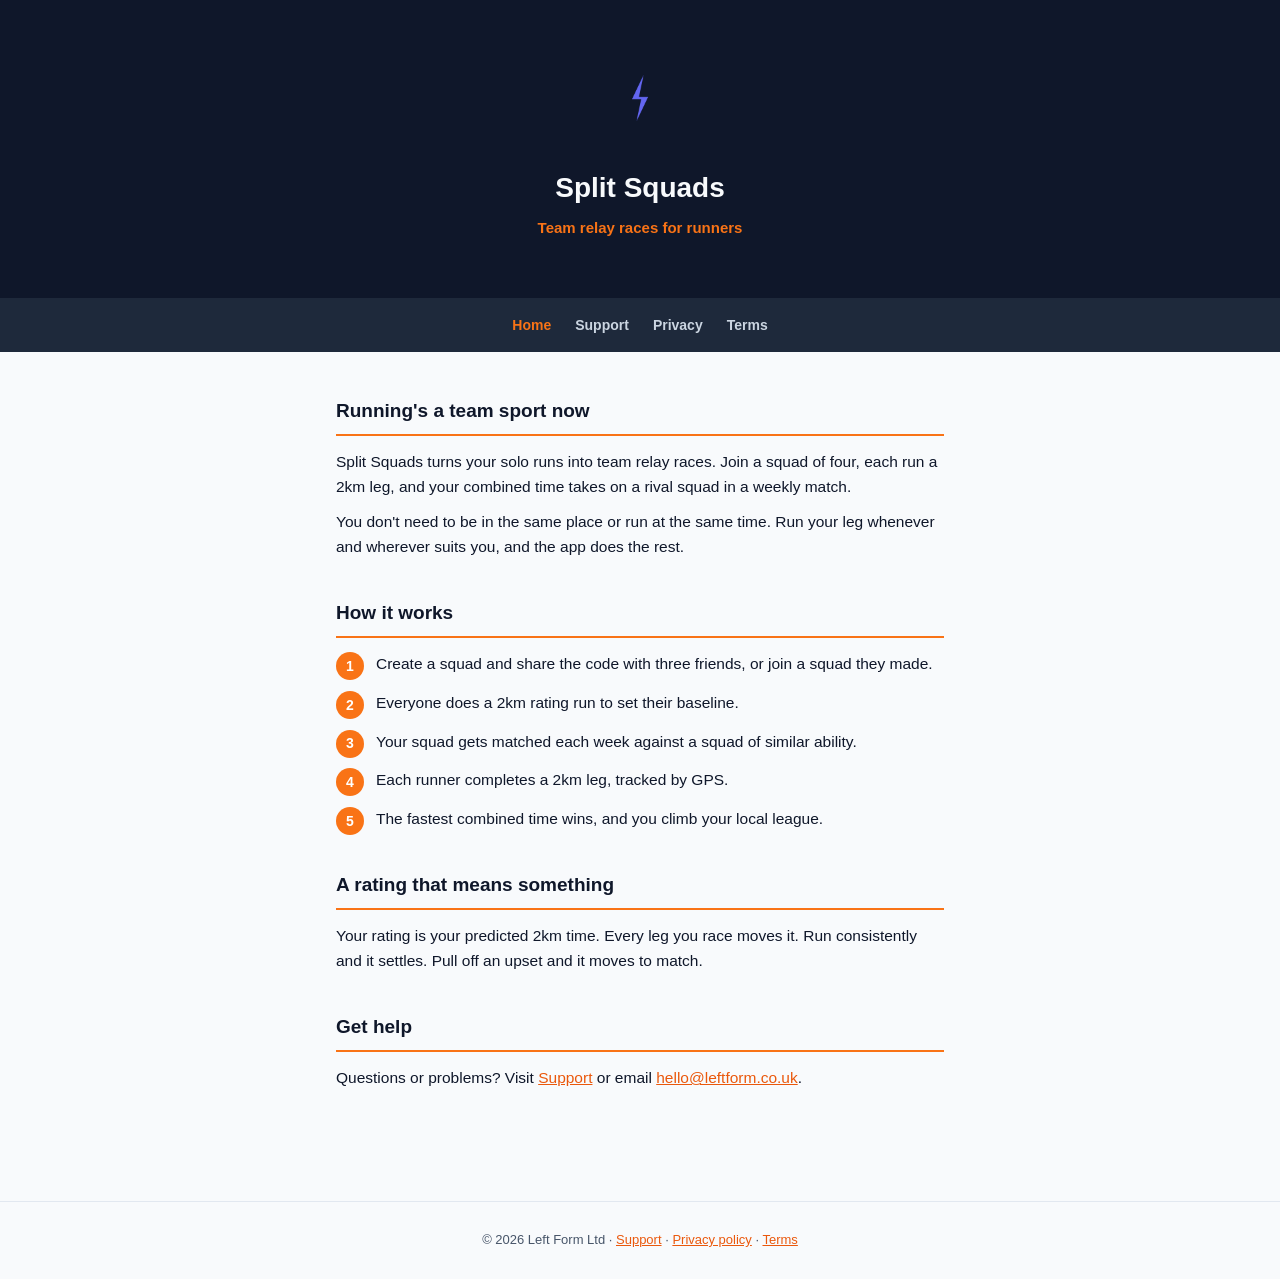
<file: index.html>
<!DOCTYPE html>
<html lang="en">
<head>
<meta charset="UTF-8">
<meta name="viewport" content="width=device-width, initial-scale=1.0">
<title>Split Squads</title>
<meta name="description" content="Split Squads is a team relay running app. Join a squad of four, each run a 2km leg, and race rival squads every week.">
<link rel="icon" href="icon.png">
<link rel="apple-touch-icon" href="icon.png">
<link rel="stylesheet" href="style.css">
</head>
<body>

<header>
  <img src="icon.png" alt="Split Squads app icon">
  <h1>Split Squads</h1>
  <p>Team relay races for runners</p>
</header>
<nav><a href="./" aria-current="page">Home</a><a href="support.html">Support</a><a href="privacy.html">Privacy</a><a href="terms.html">Terms</a></nav>

<main>

<section>
  <h2>Running's a team sport now</h2>
  <p>Split Squads turns your solo runs into team relay races. Join a squad of four, each run a 2km leg, and your combined time takes on a rival squad in a weekly match.</p>
  <p>You don't need to be in the same place or run at the same time. Run your leg whenever and wherever suits you, and the app does the rest.</p>
</section>

<section>
  <h2>How it works</h2>
  <ol class="steps">
    <li>Create a squad and share the code with three friends, or join a squad they made.</li>
    <li>Everyone does a 2km rating run to set their baseline.</li>
    <li>Your squad gets matched each week against a squad of similar ability.</li>
    <li>Each runner completes a 2km leg, tracked by GPS.</li>
    <li>The fastest combined time wins, and you climb your local league.</li>
  </ol>
</section>

<section>
  <h2>A rating that means something</h2>
  <p>Your rating is your predicted 2km time. Every leg you race moves it. Run consistently and it settles. Pull off an upset and it moves to match.</p>
</section>

<section>
  <h2>Get help</h2>
  <p>Questions or problems? Visit <a href="support.html">Support</a> or email <a href="mailto:hello@leftform.co.uk">hello@leftform.co.uk</a>.</p>
</section>

</main>

<footer>
  © 2026 Left Form Ltd · <a href="support.html">Support</a> · <a href="privacy.html">Privacy policy</a> · <a href="terms.html">Terms</a>
</footer>

</body>
</html>
</file>
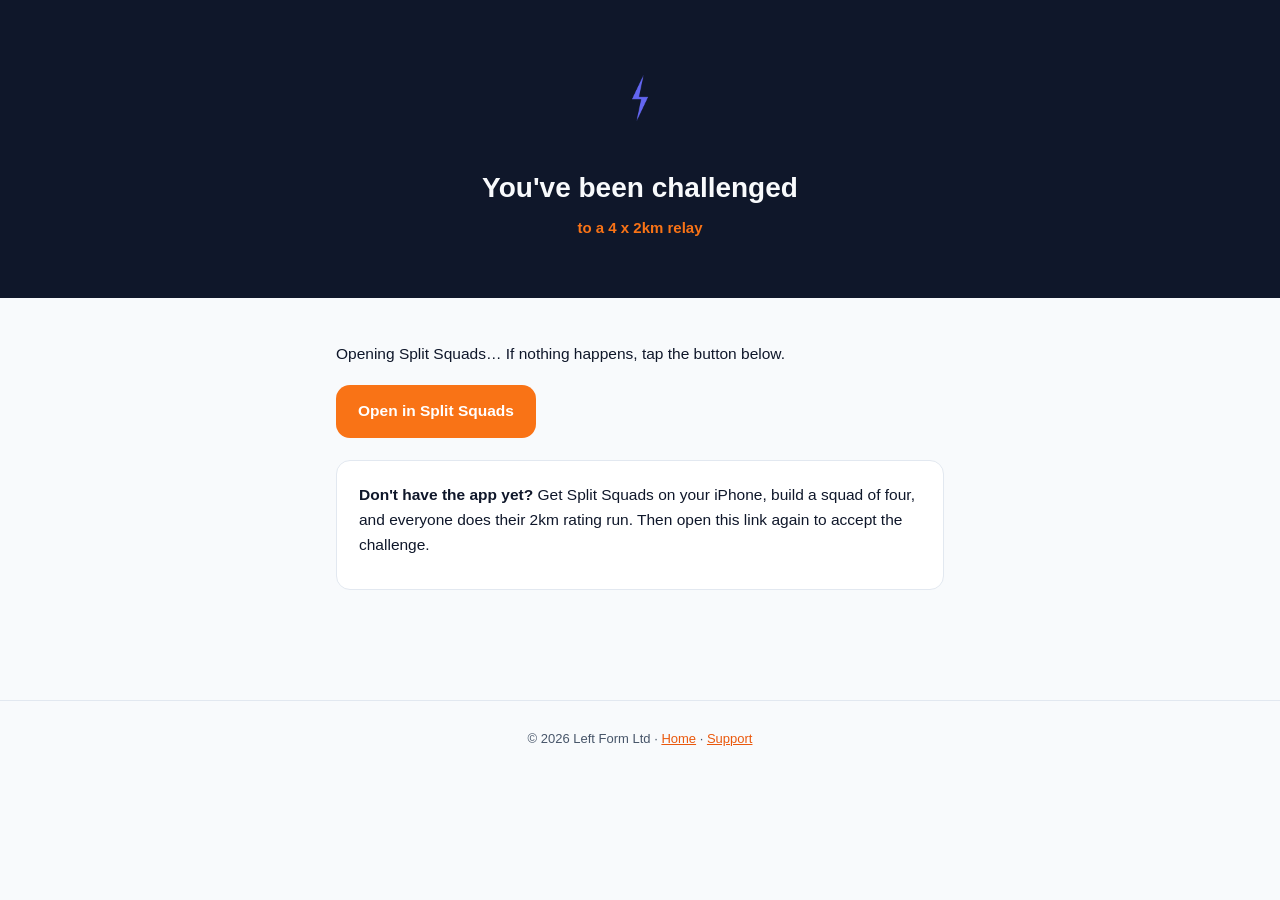
<file: challenge.html>
<!DOCTYPE html>
<html lang="en">
<head>
<meta charset="UTF-8">
<meta name="viewport" content="width=device-width, initial-scale=1.0">
<title>Challenge · Split Squads</title>
<meta name="description" content="A squad has challenged yours on Split Squads.">
<meta name="robots" content="noindex">
<link rel="icon" href="icon.png">
<link rel="stylesheet" href="style.css">
</head>
<body>
<header>
  <img src="icon.png" alt="Split Squads app icon">
  <h1>You've been challenged</h1>
  <p>to a 4 x 2km relay</p>
</header>
<main>
  <section>
    <p>Opening Split Squads… If nothing happens, tap the button below.</p>
    <p><a class="cta" id="open" href="#">Open in Split Squads</a></p>
    <div class="card">
      <p><strong>Don't have the app yet?</strong> Get Split Squads on your iPhone, build a squad of four, and everyone does their 2km rating run. Then open this link again to accept the challenge.</p>
    </div>
  </section>
</main>
<footer>© 2026 Left Form Ltd · <a href="./">Home</a> · <a href="support.html">Support</a></footer>
<script>
  // splitsquads://challenge/<token> opens the challenge in the app
  var token = new URLSearchParams(location.search).get('c') || '';
  var link = 'splitsquads://challenge/' + encodeURIComponent(token);
  document.getElementById('open').href = link;
  if (token) location.href = link;
</script>
</body>
</html>
</file>
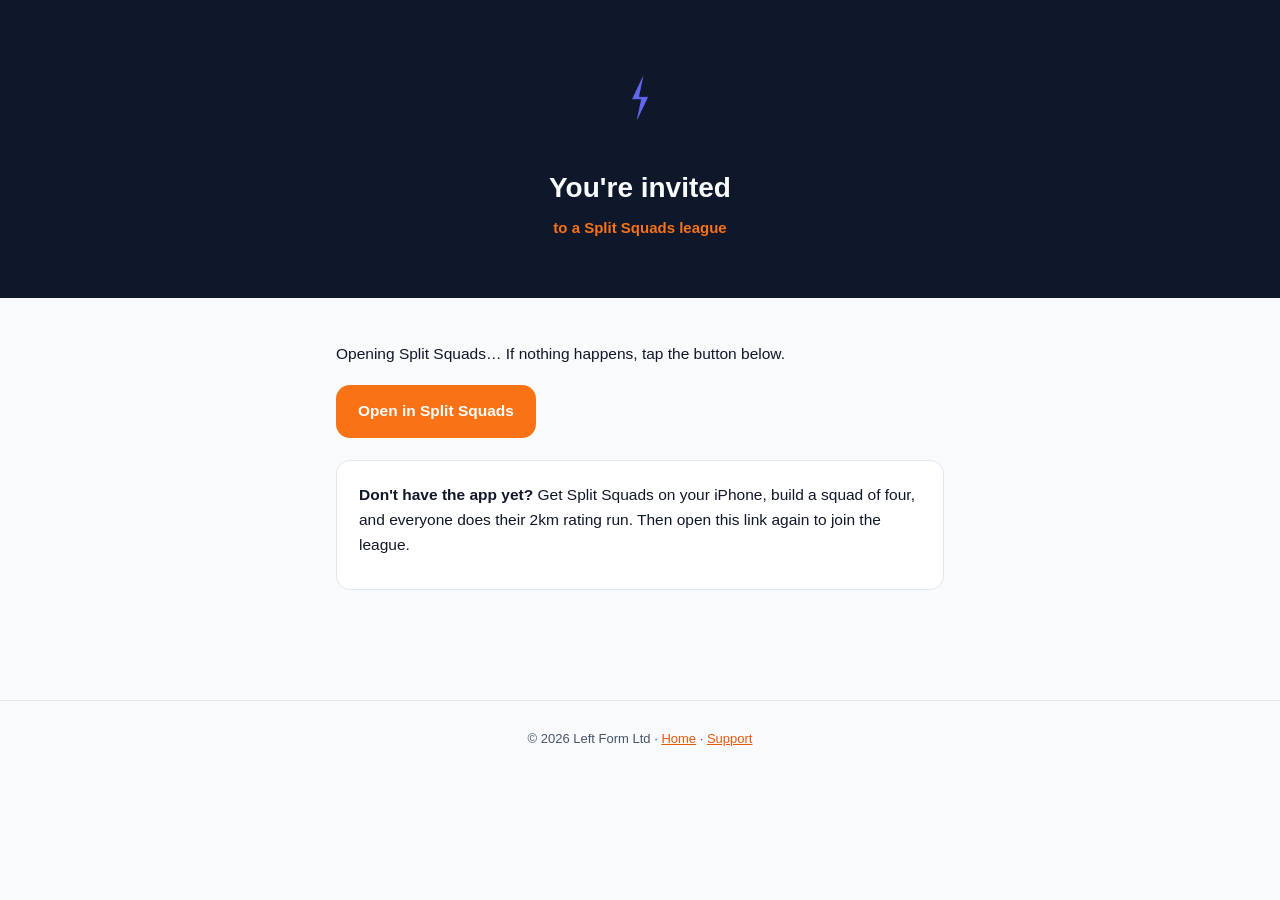
<file: join.html>
<!DOCTYPE html>
<html lang="en">
<head>
<meta charset="UTF-8">
<meta name="viewport" content="width=device-width, initial-scale=1.0">
<title>Join a league · Split Squads</title>
<meta name="description" content="You've been invited to a Split Squads league.">
<meta name="robots" content="noindex">
<link rel="icon" href="icon.png">
<link rel="stylesheet" href="style.css">
</head>
<body>
<header>
  <img src="icon.png" alt="Split Squads app icon">
  <h1>You're invited</h1>
  <p>to a Split Squads league</p>
</header>
<main>
  <section>
    <p>Opening Split Squads… If nothing happens, tap the button below.</p>
    <p><a class="cta" id="open" href="#">Open in Split Squads</a></p>
    <div class="card">
      <p><strong>Don't have the app yet?</strong> Get Split Squads on your iPhone, build a squad of four, and everyone does their 2km rating run. Then open this link again to join the league.</p>
    </div>
  </section>
</main>
<footer>© 2026 Left Form Ltd · <a href="./">Home</a> · <a href="support.html">Support</a></footer>
<script>
  // splitsquads://league-invite/<token> opens the league invite in the app
  var token = new URLSearchParams(location.search).get('league') || '';
  var link = 'splitsquads://league-invite/' + encodeURIComponent(token);
  document.getElementById('open').href = link;
  if (token) location.href = link;
</script>
</body>
</html>
</file>
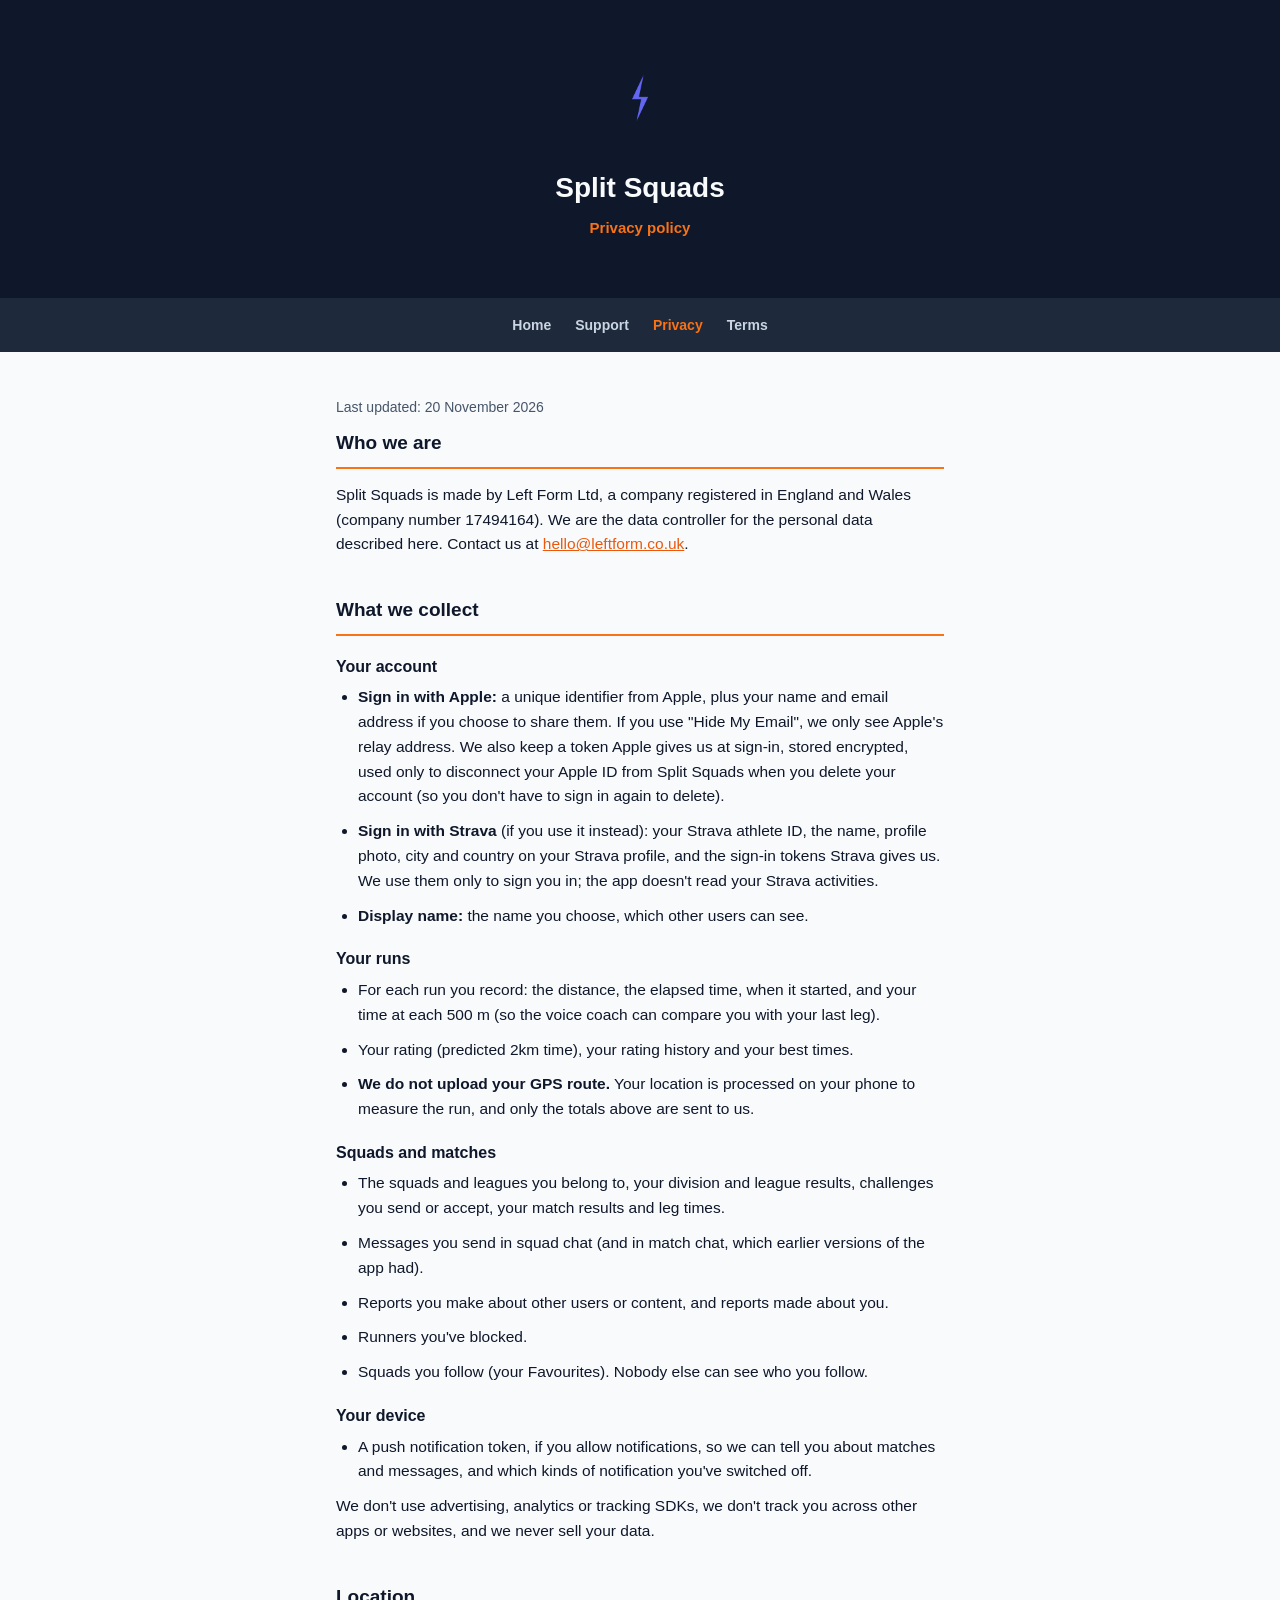
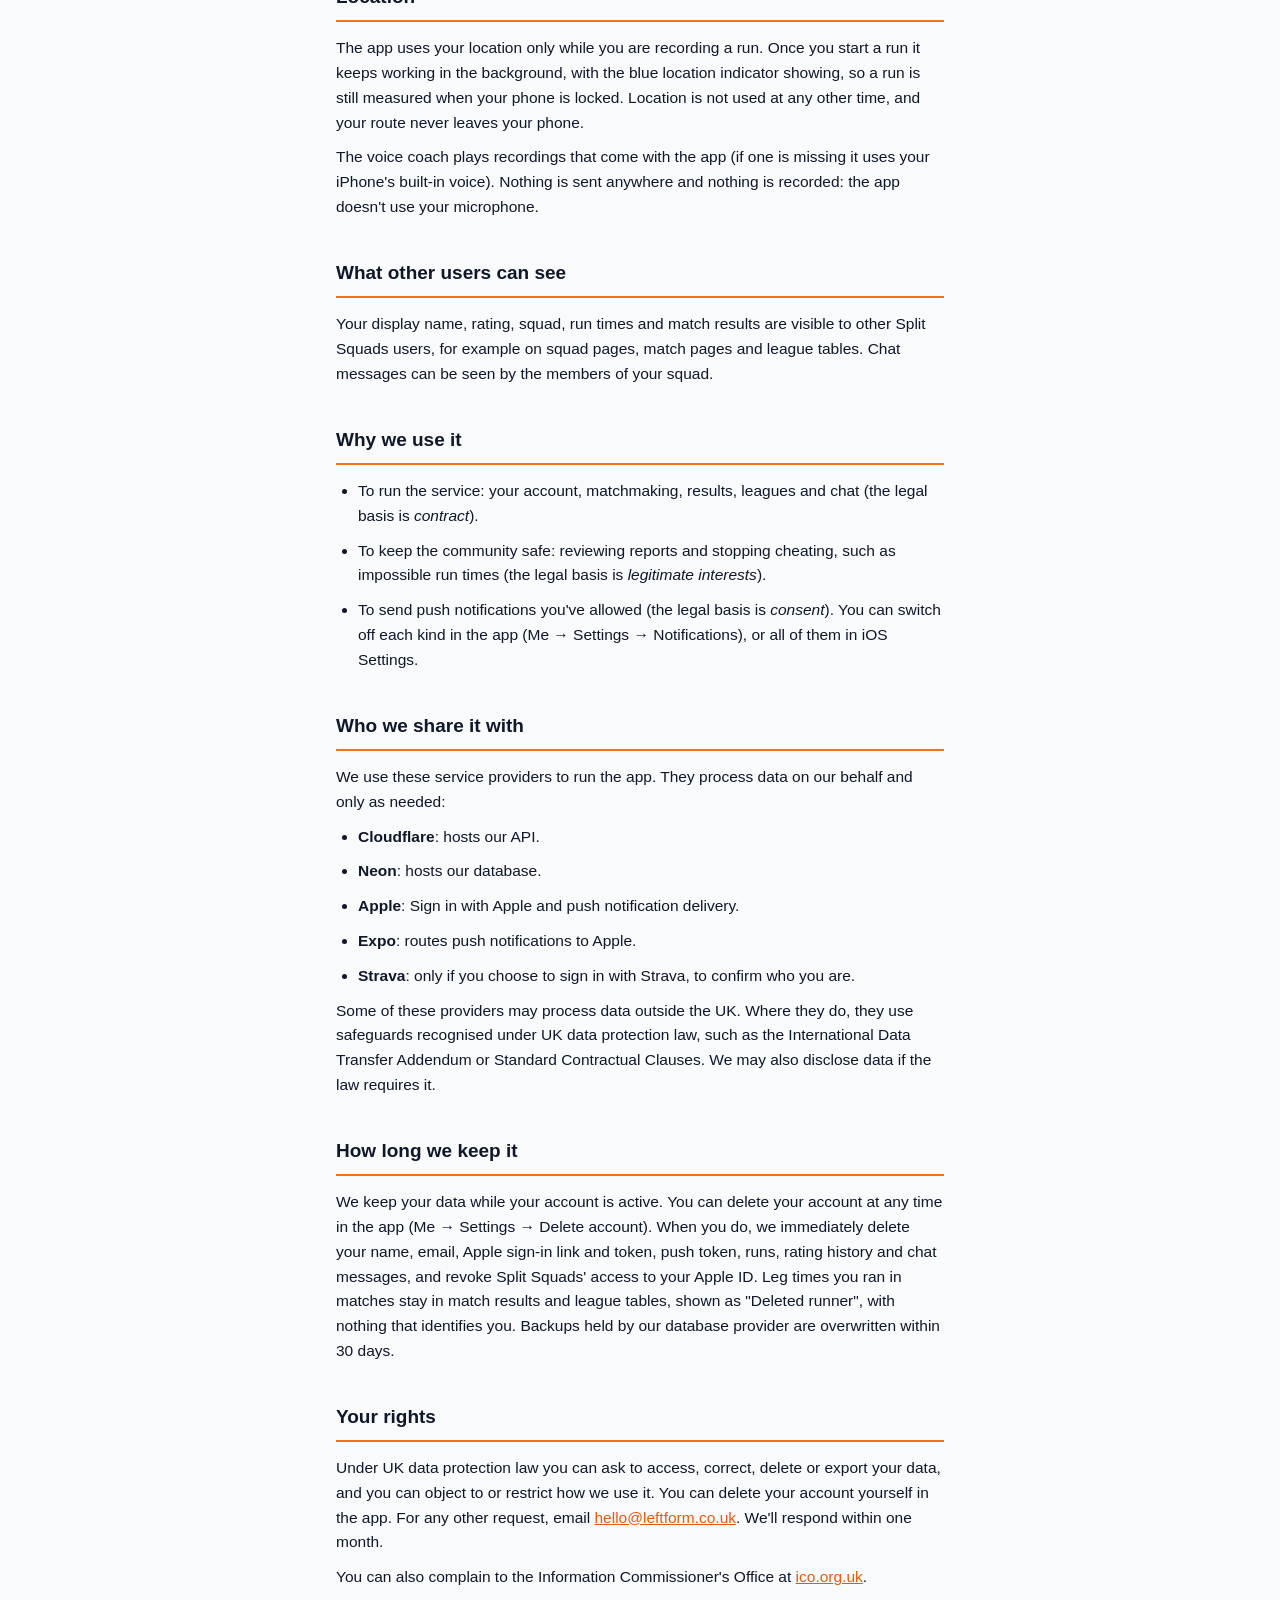
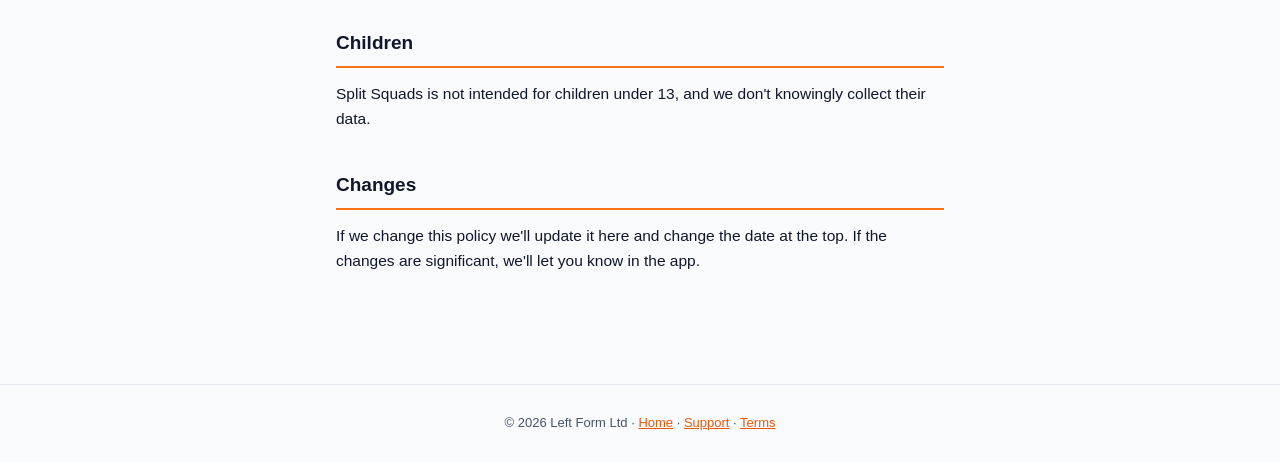
<file: privacy.html>
<!DOCTYPE html>
<html lang="en">
<head>
<meta charset="UTF-8">
<meta name="viewport" content="width=device-width, initial-scale=1.0">
<title>Split Squads Privacy</title>
<meta name="description" content="Privacy policy for the Split Squads team relay running app.">
<link rel="icon" href="icon.png">
<link rel="stylesheet" href="style.css">
</head>
<body>

<header>
  <img src="icon.png" alt="Split Squads app icon">
  <h1>Split Squads</h1>
  <p>Privacy policy</p>
</header>
<nav><a href="./">Home</a><a href="support.html">Support</a><a href="privacy.html" aria-current="page">Privacy</a><a href="terms.html">Terms</a></nav>

<main>

<p class="muted">Last updated: 20 November 2026</p>

<section>
  <h2>Who we are</h2>
  <p>Split Squads is made by Left Form Ltd, a company registered in England and Wales (company number 17494164). We are the data controller for the personal data described here. Contact us at <a href="mailto:hello@leftform.co.uk">hello@leftform.co.uk</a>.</p>
</section>

<section>
  <h2>What we collect</h2>
  <h3>Your account</h3>
  <ul>
    <li><strong>Sign in with Apple:</strong> a unique identifier from Apple, plus your name and email address if you choose to share them. If you use "Hide My Email", we only see Apple's relay address. We also keep a token Apple gives us at sign-in, stored encrypted, used only to disconnect your Apple ID from Split Squads when you delete your account (so you don't have to sign in again to delete).</li>
    <li><strong>Sign in with Strava</strong> (if you use it instead): your Strava athlete ID, the name, profile photo, city and country on your Strava profile, and the sign-in tokens Strava gives us. We use them only to sign you in; the app doesn't read your Strava activities.</li>
    <li><strong>Display name:</strong> the name you choose, which other users can see.</li>
  </ul>
  <h3>Your runs</h3>
  <ul>
    <li>For each run you record: the distance, the elapsed time, when it started, and your time at each 500 m (so the voice coach can compare you with your last leg).</li>
    <li>Your rating (predicted 2km time), your rating history and your best times.</li>
    <li><strong>We do not upload your GPS route.</strong> Your location is processed on your phone to measure the run, and only the totals above are sent to us.</li>
  </ul>
  <h3>Squads and matches</h3>
  <ul>
    <li>The squads and leagues you belong to, your division and league results, challenges you send or accept, your match results and leg times.</li>
    <li>Messages you send in squad chat (and in match chat, which earlier versions of the app had).</li>
    <li>Reports you make about other users or content, and reports made about you.</li>
    <li>Runners you've blocked.</li>
    <li>Squads you follow (your Favourites). Nobody else can see who you follow.</li>
  </ul>
  <h3>Your device</h3>
  <ul>
    <li>A push notification token, if you allow notifications, so we can tell you about matches and messages, and which kinds of notification you've switched off.</li>
  </ul>
  <p>We don't use advertising, analytics or tracking SDKs, we don't track you across other apps or websites, and we never sell your data.</p>
</section>

<section>
  <h2>Location</h2>
  <p>The app uses your location only while you are recording a run. Once you start a run it keeps working in the background, with the blue location indicator showing, so a run is still measured when your phone is locked. Location is not used at any other time, and your route never leaves your phone.</p>
  <p>The voice coach plays recordings that come with the app (if one is missing it uses your iPhone's built-in voice). Nothing is sent anywhere and nothing is recorded: the app doesn't use your microphone.</p>
</section>

<section>
  <h2>What other users can see</h2>
  <p>Your display name, rating, squad, run times and match results are visible to other Split Squads users, for example on squad pages, match pages and league tables. Chat messages can be seen by the members of your squad.</p>
</section>

<section>
  <h2>Why we use it</h2>
  <ul>
    <li>To run the service: your account, matchmaking, results, leagues and chat (the legal basis is <em>contract</em>).</li>
    <li>To keep the community safe: reviewing reports and stopping cheating, such as impossible run times (the legal basis is <em>legitimate interests</em>).</li>
    <li>To send push notifications you've allowed (the legal basis is <em>consent</em>). You can switch off each kind in the app (Me → Settings → Notifications), or all of them in iOS Settings.</li>
  </ul>
</section>

<section>
  <h2>Who we share it with</h2>
  <p>We use these service providers to run the app. They process data on our behalf and only as needed:</p>
  <ul>
    <li><strong>Cloudflare</strong>: hosts our API.</li>
    <li><strong>Neon</strong>: hosts our database.</li>
    <li><strong>Apple</strong>: Sign in with Apple and push notification delivery.</li>
    <li><strong>Expo</strong>: routes push notifications to Apple.</li>
    <li><strong>Strava</strong>: only if you choose to sign in with Strava, to confirm who you are.</li>
  </ul>
  <p>Some of these providers may process data outside the UK. Where they do, they use safeguards recognised under UK data protection law, such as the International Data Transfer Addendum or Standard Contractual Clauses. We may also disclose data if the law requires it.</p>
</section>

<section>
  <h2>How long we keep it</h2>
  <p>We keep your data while your account is active. You can delete your account at any time in the app (Me → Settings → Delete account). When you do, we immediately delete your name, email, Apple sign-in link and token, push token, runs, rating history and chat messages, and revoke Split Squads' access to your Apple ID. Leg times you ran in matches stay in match results and league tables, shown as "Deleted runner", with nothing that identifies you. Backups held by our database provider are overwritten within 30 days.</p>
</section>

<section>
  <h2>Your rights</h2>
  <p>Under UK data protection law you can ask to access, correct, delete or export your data, and you can object to or restrict how we use it. You can delete your account yourself in the app. For any other request, email <a href="mailto:hello@leftform.co.uk">hello@leftform.co.uk</a>. We'll respond within one month.</p>
  <p>You can also complain to the Information Commissioner's Office at <a href="https://ico.org.uk">ico.org.uk</a>.</p>
</section>

<section>
  <h2>Children</h2>
  <p>Split Squads is not intended for children under 13, and we don't knowingly collect their data.</p>
</section>

<section>
  <h2>Changes</h2>
  <p>If we change this policy we'll update it here and change the date at the top. If the changes are significant, we'll let you know in the app.</p>
</section>

</main>

<footer>
  © 2026 Left Form Ltd · <a href="./">Home</a> · <a href="support.html">Support</a> · <a href="terms.html">Terms</a>
</footer>

</body>
</html>
</file>
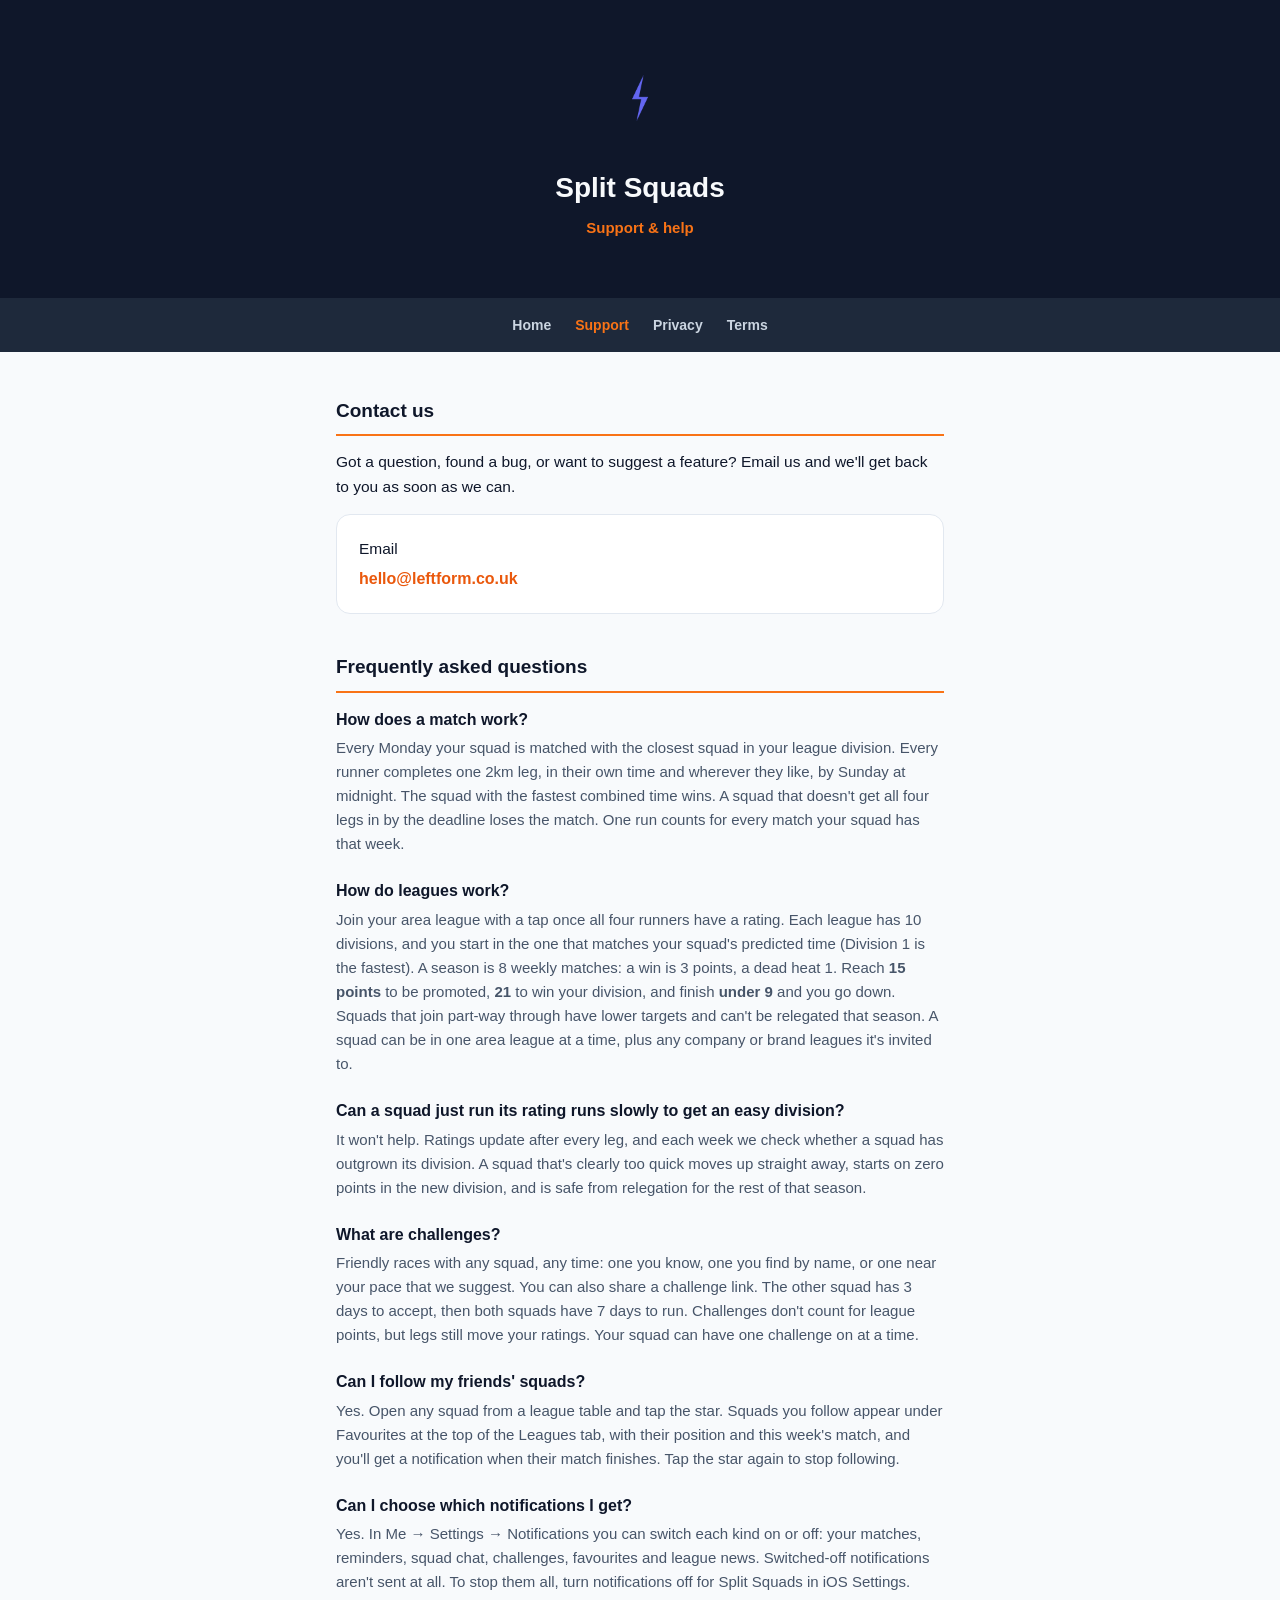
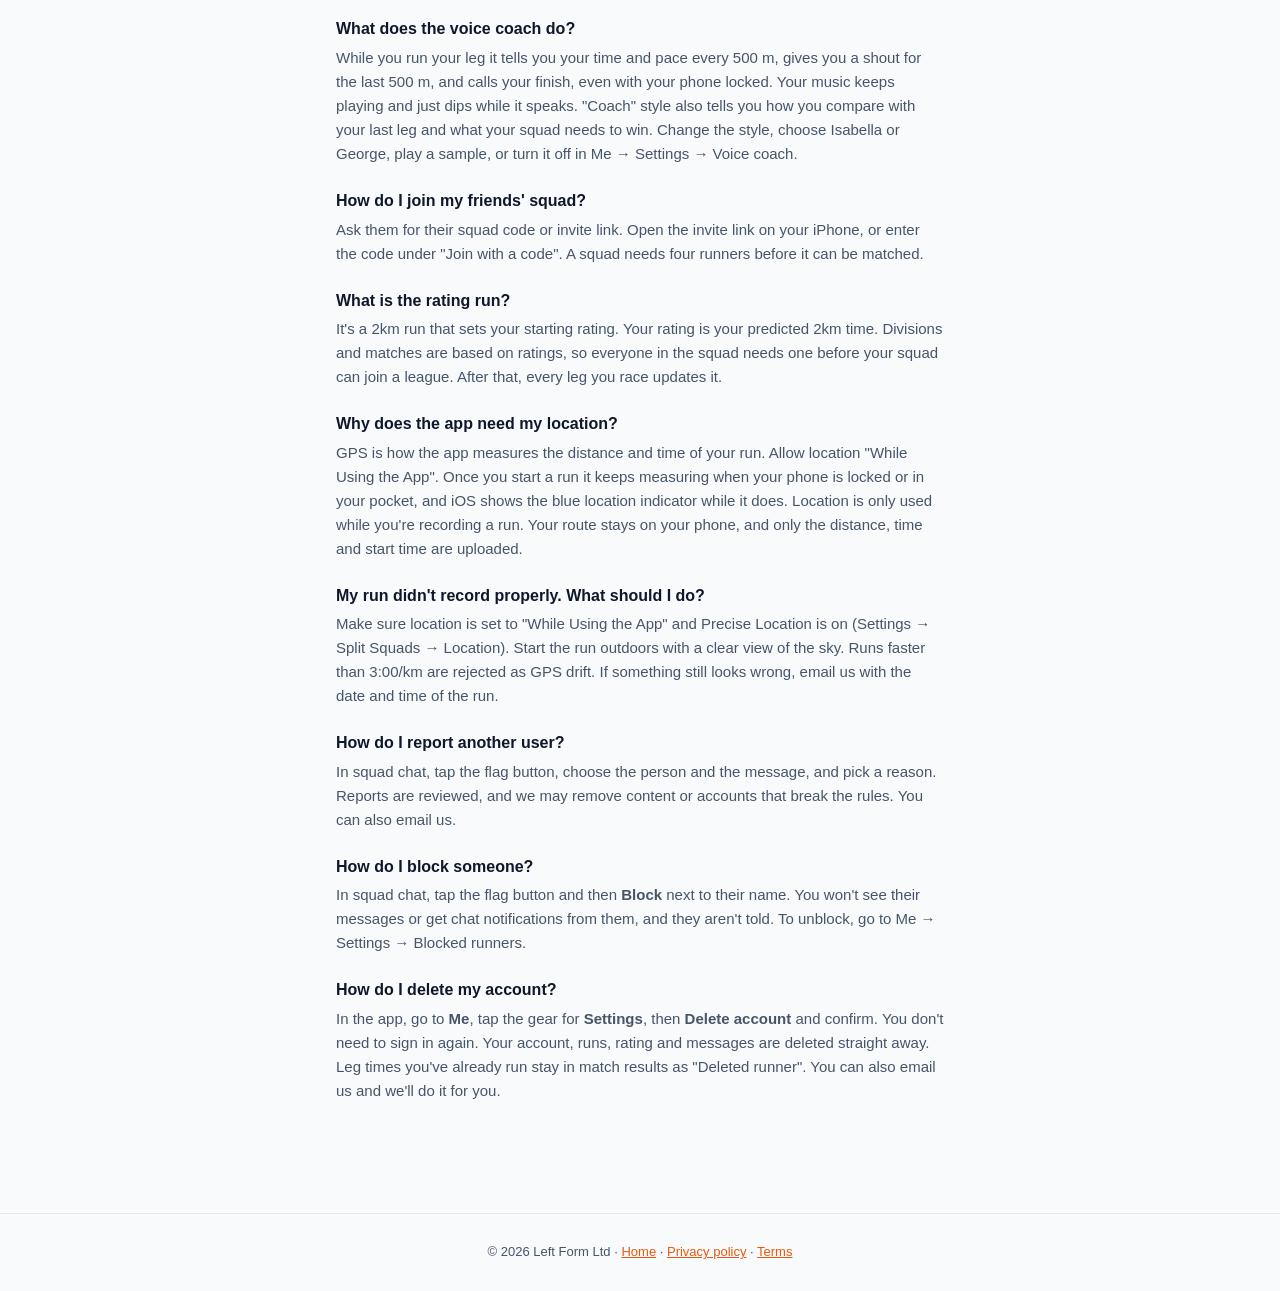
<file: support.html>
<!DOCTYPE html>
<html lang="en">
<head>
<meta charset="UTF-8">
<meta name="viewport" content="width=device-width, initial-scale=1.0">
<title>Split Squads Support</title>
<meta name="description" content="Help and contact details for the Split Squads team relay running app.">
<link rel="icon" href="icon.png">
<link rel="stylesheet" href="style.css">
</head>
<body>

<header>
  <img src="icon.png" alt="Split Squads app icon">
  <h1>Split Squads</h1>
  <p>Support &amp; help</p>
</header>
<nav><a href="./">Home</a><a href="support.html" aria-current="page">Support</a><a href="privacy.html">Privacy</a><a href="terms.html">Terms</a></nav>

<main>

<section>
  <h2>Contact us</h2>
  <p>Got a question, found a bug, or want to suggest a feature? Email us and we'll get back to you as soon as we can.</p>
  <div class="card">
    <p style="margin-bottom:4px">Email</p>
    <a href="mailto:hello@leftform.co.uk">hello@leftform.co.uk</a>
  </div>
</section>

<section>
  <h2>Frequently asked questions</h2>

  <div class="faq">
    <div class="q">How does a match work?</div>
    <div class="a">Every Monday your squad is matched with the closest squad in your league division. Every runner completes one 2km leg, in their own time and wherever they like, by Sunday at midnight. The squad with the fastest combined time wins. A squad that doesn't get all four legs in by the deadline loses the match. One run counts for every match your squad has that week.</div>
  </div>

  <div class="faq">
    <div class="q">How do leagues work?</div>
    <div class="a">Join your area league with a tap once all four runners have a rating. Each league has 10 divisions, and you start in the one that matches your squad's predicted time (Division 1 is the fastest). A season is 8 weekly matches: a win is 3 points, a dead heat 1. Reach <strong>15 points</strong> to be promoted, <strong>21</strong> to win your division, and finish <strong>under 9</strong> and you go down. Squads that join part-way through have lower targets and can't be relegated that season. A squad can be in one area league at a time, plus any company or brand leagues it's invited to.</div>
  </div>

  <div class="faq">
    <div class="q">Can a squad just run its rating runs slowly to get an easy division?</div>
    <div class="a">It won't help. Ratings update after every leg, and each week we check whether a squad has outgrown its division. A squad that's clearly too quick moves up straight away, starts on zero points in the new division, and is safe from relegation for the rest of that season.</div>
  </div>

  <div class="faq">
    <div class="q">What are challenges?</div>
    <div class="a">Friendly races with any squad, any time: one you know, one you find by name, or one near your pace that we suggest. You can also share a challenge link. The other squad has 3 days to accept, then both squads have 7 days to run. Challenges don't count for league points, but legs still move your ratings. Your squad can have one challenge on at a time.</div>
  </div>

  <div class="faq">
    <div class="q">Can I follow my friends' squads?</div>
    <div class="a">Yes. Open any squad from a league table and tap the star. Squads you follow appear under Favourites at the top of the Leagues tab, with their position and this week's match, and you'll get a notification when their match finishes. Tap the star again to stop following.</div>
  </div>
  <div class="faq">
    <div class="q">Can I choose which notifications I get?</div>
    <div class="a">Yes. In Me → Settings → Notifications you can switch each kind on or off: your matches, reminders, squad chat, challenges, favourites and league news. Switched-off notifications aren't sent at all. To stop them all, turn notifications off for Split Squads in iOS Settings.</div>
  </div>
  <div class="faq">
    <div class="q">What does the voice coach do?</div>
    <div class="a">While you run your leg it tells you your time and pace every 500 m, gives you a shout for the last 500 m, and calls your finish, even with your phone locked. Your music keeps playing and just dips while it speaks. "Coach" style also tells you how you compare with your last leg and what your squad needs to win. Change the style, choose Isabella or George, play a sample, or turn it off in Me → Settings → Voice coach.</div>
  </div>

  <div class="faq">
    <div class="q">How do I join my friends' squad?</div>
    <div class="a">Ask them for their squad code or invite link. Open the invite link on your iPhone, or enter the code under "Join with a code". A squad needs four runners before it can be matched.</div>
  </div>

  <div class="faq">
    <div class="q">What is the rating run?</div>
    <div class="a">It's a 2km run that sets your starting rating. Your rating is your predicted 2km time. Divisions and matches are based on ratings, so everyone in the squad needs one before your squad can join a league. After that, every leg you race updates it.</div>
  </div>

  <div class="faq">
    <div class="q">Why does the app need my location?</div>
    <div class="a">GPS is how the app measures the distance and time of your run. Allow location "While Using the App". Once you start a run it keeps measuring when your phone is locked or in your pocket, and iOS shows the blue location indicator while it does. Location is only used while you're recording a run. Your route stays on your phone, and only the distance, time and start time are uploaded.</div>
  </div>

  <div class="faq">
    <div class="q">My run didn't record properly. What should I do?</div>
    <div class="a">Make sure location is set to "While Using the App" and Precise Location is on (Settings → Split Squads → Location). Start the run outdoors with a clear view of the sky. Runs faster than 3:00/km are rejected as GPS drift. If something still looks wrong, email us with the date and time of the run.</div>
  </div>

  <div class="faq">
    <div class="q">How do I report another user?</div>
    <div class="a">In squad chat, tap the flag button, choose the person and the message, and pick a reason. Reports are reviewed, and we may remove content or accounts that break the rules. You can also email us.</div>
  </div>

  <div class="faq">
    <div class="q">How do I block someone?</div>
    <div class="a">In squad chat, tap the flag button and then <strong>Block</strong> next to their name. You won't see their messages or get chat notifications from them, and they aren't told. To unblock, go to Me → Settings → Blocked runners.</div>
  </div>

  <div class="faq">
    <div class="q">How do I delete my account?</div>
    <div class="a">In the app, go to <strong>Me</strong>, tap the gear for <strong>Settings</strong>, then <strong>Delete account</strong> and confirm. You don't need to sign in again. Your account, runs, rating and messages are deleted straight away. Leg times you've already run stay in match results as "Deleted runner". You can also email us and we'll do it for you.</div>
  </div>

</section>

</main>

<footer>
  © 2026 Left Form Ltd · <a href="./">Home</a> · <a href="privacy.html">Privacy policy</a> · <a href="terms.html">Terms</a>
</footer>

</body>
</html>
</file>
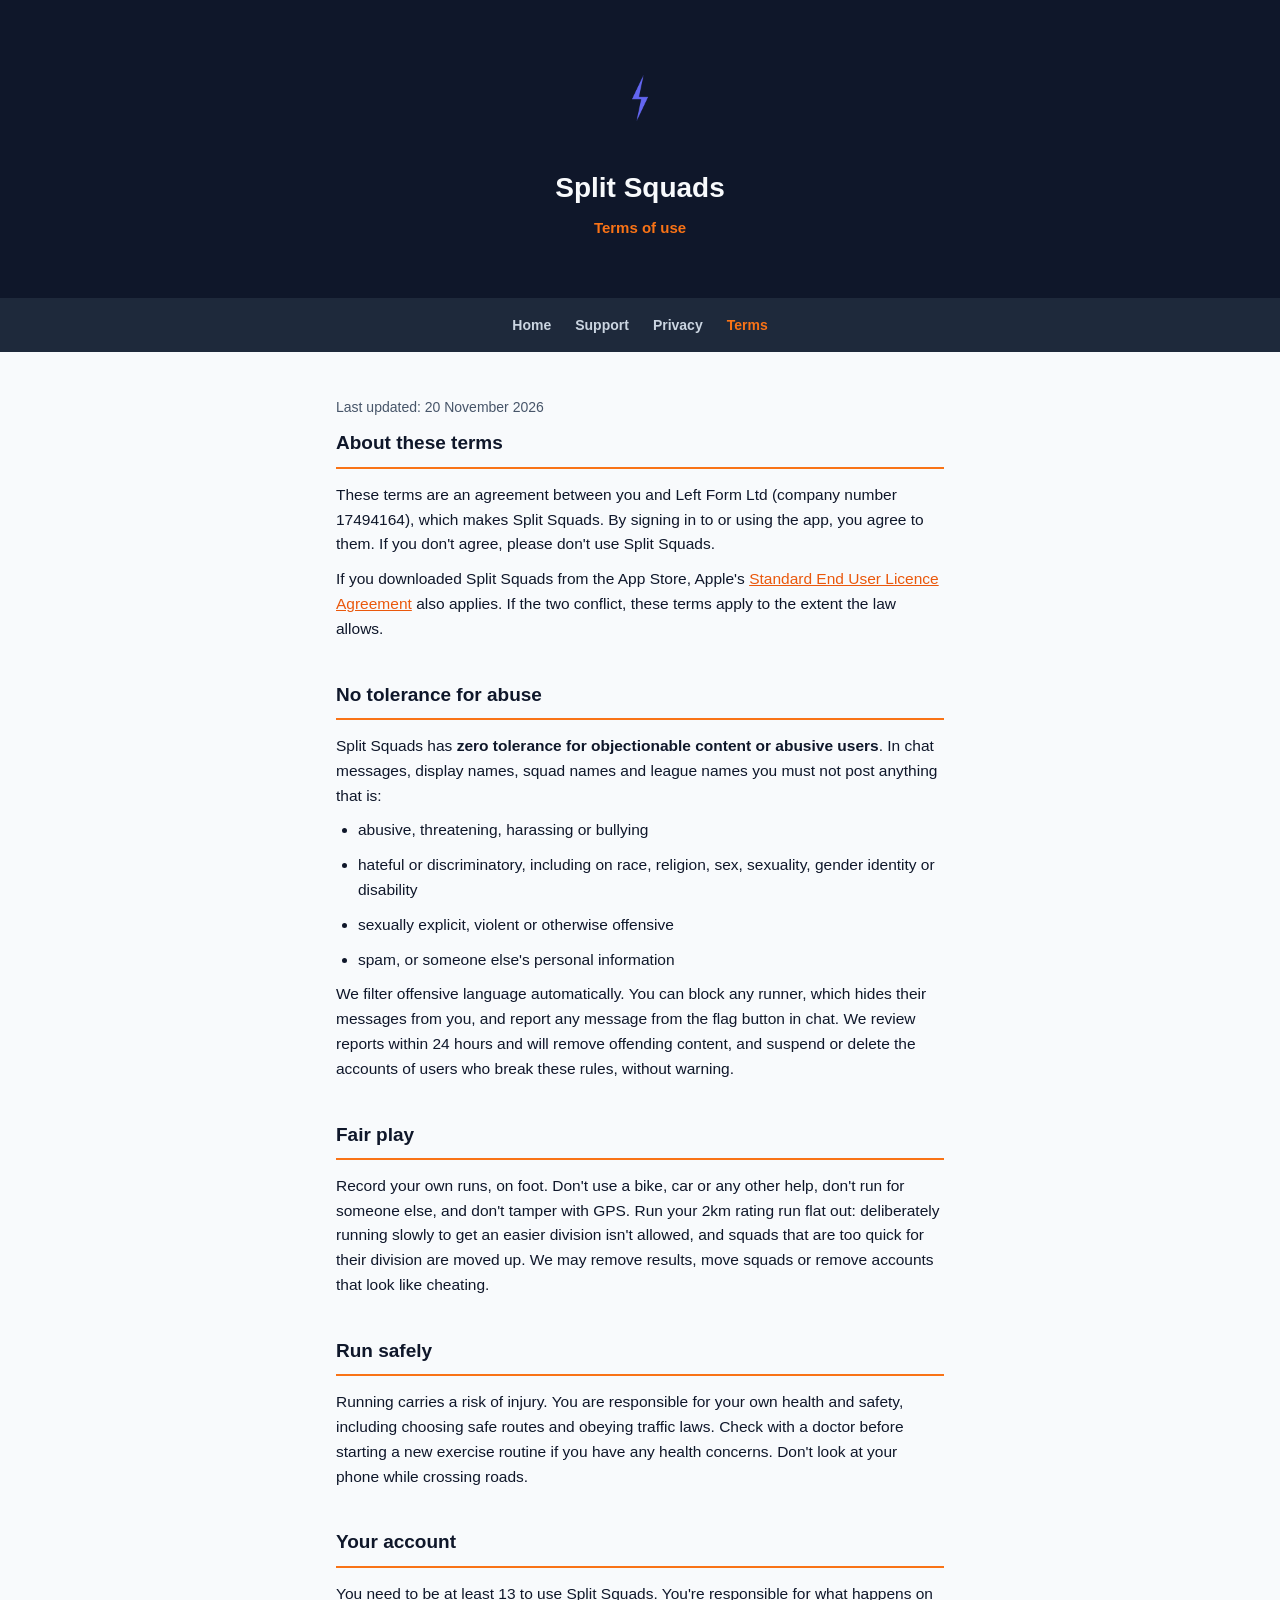
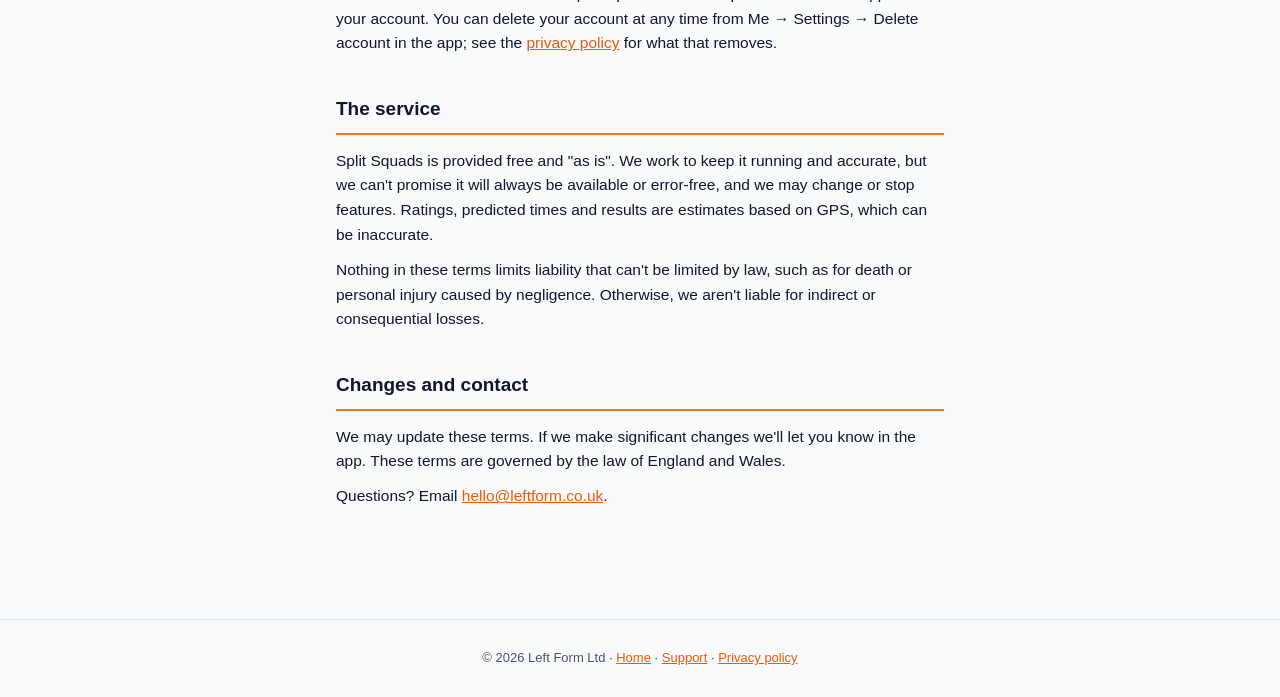
<file: terms.html>
<!DOCTYPE html>
<html lang="en">
<head>
<meta charset="UTF-8">
<meta name="viewport" content="width=device-width, initial-scale=1.0">
<title>Split Squads Terms</title>
<meta name="description" content="Terms of use for the Split Squads team relay running app.">
<link rel="icon" href="icon.png">
<link rel="stylesheet" href="style.css">
</head>
<body>

<header>
  <img src="icon.png" alt="Split Squads app icon">
  <h1>Split Squads</h1>
  <p>Terms of use</p>
</header>
<nav><a href="./">Home</a><a href="support.html">Support</a><a href="privacy.html">Privacy</a><a href="terms.html" aria-current="page">Terms</a></nav>

<main>

<p class="muted">Last updated: 20 November 2026</p>

<section>
  <h2>About these terms</h2>
  <p>These terms are an agreement between you and Left Form Ltd (company number 17494164), which makes Split Squads. By signing in to or using the app, you agree to them. If you don't agree, please don't use Split Squads.</p>
  <p>If you downloaded Split Squads from the App Store, Apple's <a href="https://www.apple.com/legal/internet-services/itunes/dev/stdeula/">Standard End User Licence Agreement</a> also applies. If the two conflict, these terms apply to the extent the law allows.</p>
</section>

<section>
  <h2>No tolerance for abuse</h2>
  <p>Split Squads has <strong>zero tolerance for objectionable content or abusive users</strong>. In chat messages, display names, squad names and league names you must not post anything that is:</p>
  <ul>
    <li>abusive, threatening, harassing or bullying</li>
    <li>hateful or discriminatory, including on race, religion, sex, sexuality, gender identity or disability</li>
    <li>sexually explicit, violent or otherwise offensive</li>
    <li>spam, or someone else's personal information</li>
  </ul>
  <p>We filter offensive language automatically. You can block any runner, which hides their messages from you, and report any message from the flag button in chat. We review reports within 24 hours and will remove offending content, and suspend or delete the accounts of users who break these rules, without warning.</p>
</section>

<section>
  <h2>Fair play</h2>
  <p>Record your own runs, on foot. Don't use a bike, car or any other help, don't run for someone else, and don't tamper with GPS. Run your 2km rating run flat out: deliberately running slowly to get an easier division isn't allowed, and squads that are too quick for their division are moved up. We may remove results, move squads or remove accounts that look like cheating.</p>
</section>

<section>
  <h2>Run safely</h2>
  <p>Running carries a risk of injury. You are responsible for your own health and safety, including choosing safe routes and obeying traffic laws. Check with a doctor before starting a new exercise routine if you have any health concerns. Don't look at your phone while crossing roads.</p>
</section>

<section>
  <h2>Your account</h2>
  <p>You need to be at least 13 to use Split Squads. You're responsible for what happens on your account. You can delete your account at any time from Me → Settings → Delete account in the app; see the <a href="privacy.html">privacy policy</a> for what that removes.</p>
</section>

<section>
  <h2>The service</h2>
  <p>Split Squads is provided free and "as is". We work to keep it running and accurate, but we can't promise it will always be available or error-free, and we may change or stop features. Ratings, predicted times and results are estimates based on GPS, which can be inaccurate.</p>
  <p>Nothing in these terms limits liability that can't be limited by law, such as for death or personal injury caused by negligence. Otherwise, we aren't liable for indirect or consequential losses.</p>
</section>

<section>
  <h2>Changes and contact</h2>
  <p>We may update these terms. If we make significant changes we'll let you know in the app. These terms are governed by the law of England and Wales.</p>
  <p>Questions? Email <a href="mailto:hello@leftform.co.uk">hello@leftform.co.uk</a>.</p>
</section>

</main>

<footer>
  © 2026 Left Form Ltd · <a href="./">Home</a> · <a href="support.html">Support</a> · <a href="privacy.html">Privacy policy</a>
</footer>

</body>
</html>
</file>
<file: style.css>
:root{
  --orange:#F97316; --orange-dark:#EA580C;
  --navy:#0F172A; --navy-2:#1E293B;
  --bg:#F8FAFC; --ink:#0F172A; --ink-soft:#475569; --line:#E2E8F0; --card:#FFFFFF;
}
@media (prefers-color-scheme: dark){
  :root{ --bg:#0F172A; --ink:#F8FAFC; --ink-soft:#94A3B8; --line:#334155; --card:#1E293B; }
}
*{box-sizing:border-box;margin:0;padding:0}
body{font-family:-apple-system,'Helvetica Neue',Arial,sans-serif;background:var(--bg);color:var(--ink);line-height:1.6}
header{background:var(--navy);padding:56px 24px 48px;text-align:center}
header img{width:84px;height:84px;border-radius:22%;margin-bottom:18px}
header h1{color:#F8FAFC;font-size:28px;font-weight:700;margin-bottom:6px}
header p{color:var(--orange);font-size:15px;font-weight:600}
nav{text-align:center;padding:14px;background:var(--navy-2)}
nav a{color:#CBD5E1;text-decoration:none;margin:0 12px;font-size:14px;font-weight:600}
nav a:hover,nav a[aria-current]{color:var(--orange)}
main{max-width:640px;margin:0 auto;padding:44px 16px 72px}
section{margin-bottom:38px}
h2{font-size:19px;font-weight:700;margin-bottom:14px;border-bottom:2px solid var(--orange);padding-bottom:8px}
h3{font-size:16px;margin:18px 0 6px}
p,li{font-size:15.5px;margin-bottom:10px}
ul{padding-left:22px}
a{color:var(--orange-dark)}
.muted{color:var(--ink-soft);font-size:14px}
.card{background:var(--card);border:1px solid var(--line);border-radius:14px;padding:22px;margin-top:14px}
.card a{font-weight:600;text-decoration:none}
.faq{margin-bottom:22px}
.faq .q{font-weight:700;margin-bottom:4px}
.faq .a{color:var(--ink-soft);font-size:15px}
.steps{list-style:none;padding:0;counter-reset:s}
.steps li{counter-increment:s;padding-left:40px;position:relative;margin-bottom:14px}
.steps li::before{content:counter(s);position:absolute;left:0;top:0;width:28px;height:28px;border-radius:50%;background:var(--orange);color:#fff;font-weight:700;font-size:14px;display:flex;align-items:center;justify-content:center}
footer{text-align:center;padding:28px 16px;color:var(--ink-soft);font-size:13px;border-top:1px solid var(--line)}
.cta{display:inline-block;background:var(--orange);color:#fff;font-weight:800;text-decoration:none;padding:14px 22px;border-radius:14px;margin:8px 0}
</file>
